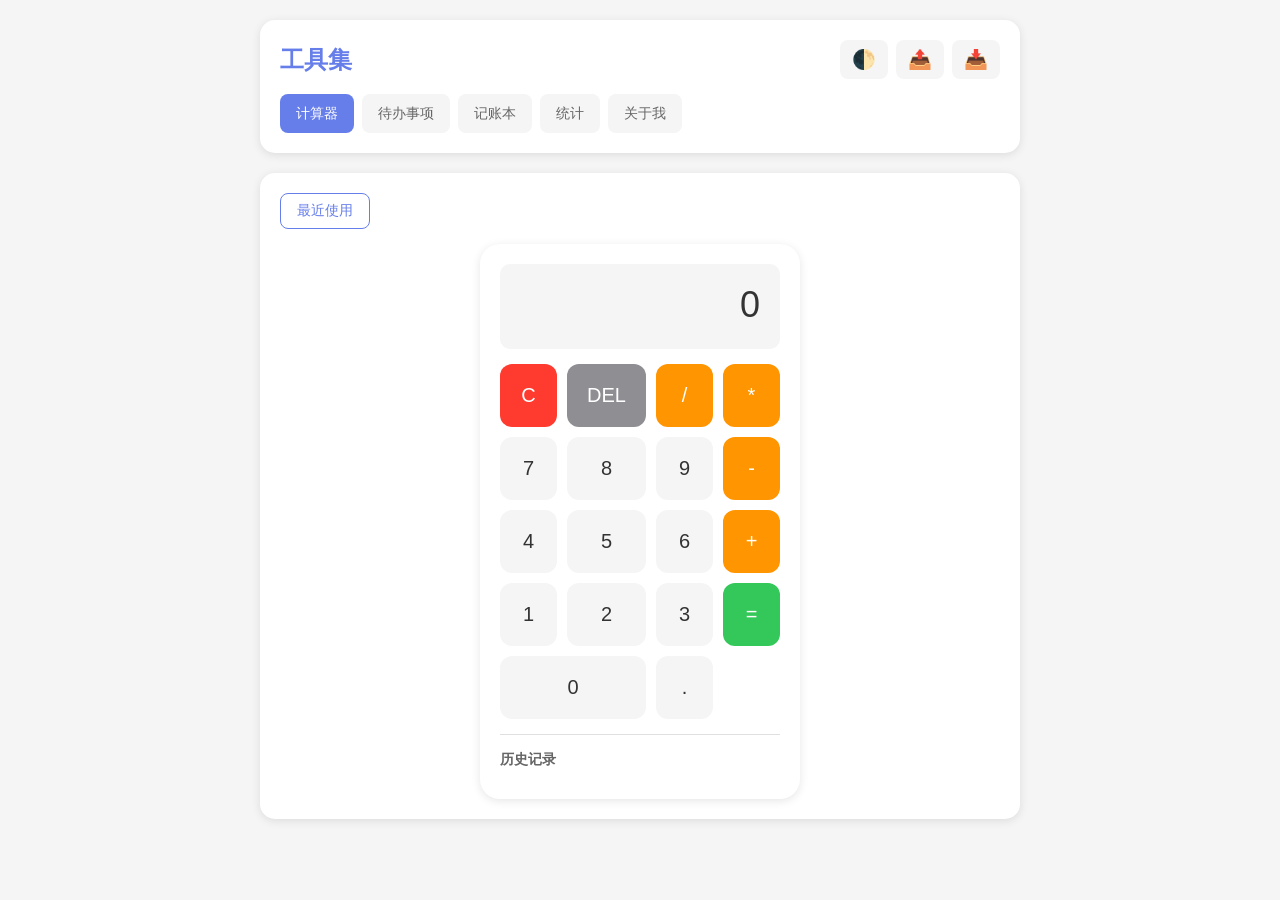
<file: index.html>
<!DOCTYPE html>
<html lang="zh-CN" data-theme="light">
<head>
    <meta charset="UTF-8">
    <meta name="viewport" content="width=device-width, initial-scale=1.0">
    <title>多功能工具集</title>
    <link rel="stylesheet" href="style.css">
</head>
<body>
    <div class="app-container">
        <header class="app-header">
            <h1 class="app-title">工具集</h1>
            <nav class="nav-tabs">
                <button class="nav-tab active" data-tab="calculator">计算器</button>
                <button class="nav-tab" data-tab="todo">待办事项</button>
                <button class="nav-tab" data-tab="accounts">记账本</button>
                <button class="nav-tab" data-tab="stats">统计</button>
                <button class="nav-tab" data-tab="about">关于我</button>
            </nav>
            <div class="header-actions">
                <button class="action-btn" id="themeToggle" title="切换主题">🌓</button>
                <button class="action-btn" id="exportBtn" title="导出数据">📤</button>
                <button class="action-btn" id="importBtn" title="导入数据">📥</button>
                <input type="file" id="importFile" accept=".json" style="display:none">
            </div>
        </header>

        <main class="main-content">
            <section class="tool-section active" id="calculator">
                <div class="quick-actions">
                    <button class="quick-btn" onclick="showRecent('calculator')">最近使用</button>
                </div>
                <div class="calculator">
                    <div class="display">
                        <div id="calc-display">0</div>
                    </div>
                    <div class="buttons">
                        <button class="btn btn-clear" onclick="calcClear()">C</button>
                        <button class="btn btn-delete" onclick="calcDelete()">DEL</button>
                        <button class="btn btn-operator" onclick="calcAppendOp('/')">/</button>
                        <button class="btn btn-operator" onclick="calcAppendOp('*')">*</button>
                        <button class="btn btn-number" onclick="calcAppendNum('7')">7</button>
                        <button class="btn btn-number" onclick="calcAppendNum('8')">8</button>
                        <button class="btn btn-number" onclick="calcAppendNum('9')">9</button>
                        <button class="btn btn-operator" onclick="calcAppendOp('-')">-</button>
                        <button class="btn btn-number" onclick="calcAppendNum('4')">4</button>
                        <button class="btn btn-number" onclick="calcAppendNum('5')">5</button>
                        <button class="btn btn-number" onclick="calcAppendNum('6')">6</button>
                        <button class="btn btn-operator" onclick="calcAppendOp('+')">+</button>
                        <button class="btn btn-number" onclick="calcAppendNum('1')">1</button>
                        <button class="btn btn-number" onclick="calcAppendNum('2')">2</button>
                        <button class="btn btn-number" onclick="calcAppendNum('3')">3</button>
                        <button class="btn btn-equals" onclick="calcEquals()">=</button>
                        <button class="btn btn-number btn-zero" onclick="calcAppendNum('0')">0</button>
                        <button class="btn btn-number" onclick="calcAppendDecimal()">.</button>
                    </div>
                    <div class="calc-history">
                        <h4>历史记录</h4>
                        <ul id="calc-history-list"></ul>
                    </div>
                </div>
            </section>

            <section class="tool-section" id="todo">
                <div class="quick-actions">
                    <button class="quick-btn" onclick="showRecent('todo')">最近使用</button>
                </div>
                <div class="todo-container">
                    <div class="todo-input-area">
                        <input type="text" id="todo-input" placeholder="添加新待办...">
                        <select id="todo-priority">
                            <option value="low">低优先级</option>
                            <option value="medium" selected>中优先级</option>
                            <option value="high">高优先级</option>
                        </select>
                        <button class="add-btn" onclick="addTodo()">添加</button>
                    </div>
                    <div class="todo-filters">
                        <button class="filter-btn active" data-filter="all">全部</button>
                        <button class="filter-btn" data-filter="pending">待完成</button>
                        <button class="filter-btn" data-filter="completed">已完成</button>
                    </div>
                    <ul class="todo-list" id="todo-list"></ul>
                    <div class="todo-stats">
                        <span>总计: <strong id="todo-total">0</strong></span>
                        <span>已完成: <strong id="todo-completed">0</strong></span>
                        <span>完成率: <strong id="todo-rate">0%</strong></span>
                    </div>
                </div>
            </section>

            <section class="tool-section" id="accounts">
                <div class="quick-actions">
                    <button class="quick-btn" onclick="showRecent('accounts')">最近使用</button>
                </div>
                <div class="accounts-container">
                    <div class="accounts-summary">
                        <div class="summary-card income">
                            <h4>收入</h4>
                            <p id="total-income">¥0.00</p>
                        </div>
                        <div class="summary-card expense">
                            <h4>支出</h4>
                            <p id="total-expense">¥0.00</p>
                        </div>
                        <div class="summary-card balance">
                            <h4>余额</h4>
                            <p id="total-balance">¥0.00</p>
                        </div>
                    </div>
                    <div class="accounts-input">
                        <select id="acc-type">
                            <option value="income">收入</option>
                            <option value="expense">支出</option>
                        </select>
                        <input type="number" id="acc-amount" placeholder="金额">
                        <input type="text" id="acc-desc" placeholder="说明">
                        <button class="add-btn" onclick="addAccount()">记录</button>
                    </div>
                    <div class="accounts-list">
                        <h4>记录列表</h4>
                        <ul id="acc-list"></ul>
                    </div>
                </div>
            </section>

            <section class="tool-section" id="stats">
                <div class="stats-container">
                    <h3>使用统计</h3>
                    <div class="stats-grid">
                        <div class="stat-card">
                            <h4>计算器</h4>
                            <p>使用次数: <span id="stat-calc-count">0</span></p>
                        </div>
                        <div class="stat-card">
                            <h4>待办事项</h4>
                            <p>添加次数: <span id="stat-todo-count">0</span></p>
                            <p>完成率: <span id="stat-todo-rate">0%</span></p>
                        </div>
                        <div class="stat-card">
                            <h4>记账本</h4>
                            <p>记录次数: <span id="stat-acc-count">0</span></p>
                            <p>总收入: <span id="stat-acc-income">¥0</span></p>
                            <p>总支出: <span id="stat-acc-expense">¥0</span></p>
                        </div>
                    </div>
                    <div class="recent-records">
                        <h4>最近操作</h4>
                        <ul id="recent-list"></ul>
                    </div>
                </div>
            </section>

            <section class="tool-section" id="about">
                <div class="about-container">
                    <div class="pdf-viewer">
                        <h3>我的简历</h3>
                        <object data="简历.pdf" type="application/pdf" width="100%" height="600px">
                            <div class="pdf-fallback">
                                <p>您的浏览器不支持PDF预览</p>
                                <a href="简历.pdf" download="简历.pdf" class="download-link">点击下载简历</a>
                            </div>
                        </object>
                    </div>
                </div>
            </section>
        </main>

        <div class="modal" id="recentModal">
            <div class="modal-content">
                <span class="modal-close" onclick="closeRecentModal()">&times;</span>
                <h3>最近使用</h3>
                <ul id="recentModalList"></ul>
            </div>
        </div>
    </div>

    <script src="script.js"></script>
</body>
</html>
</file>
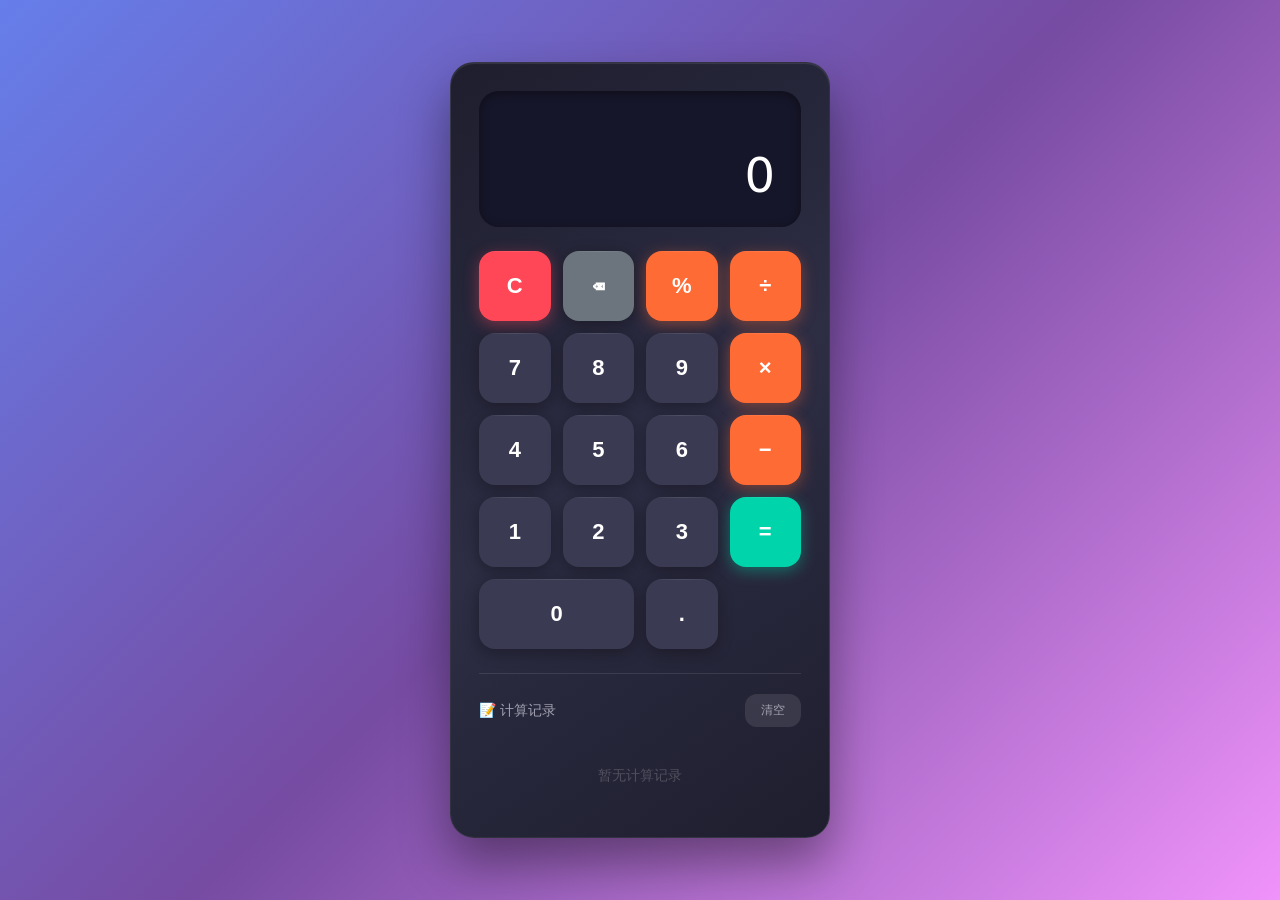
<file: calculator-standalone.html>
<!DOCTYPE html>
<html lang="zh-CN">
<head>
    <meta charset="UTF-8">
    <meta name="viewport" content="width=device-width, initial-scale=1.0">
    <title>计算器</title>
    <style>
:root {
    --primary-bg: linear-gradient(145deg, #1e1e2e 0%, #2d2d44 50%, #1e1e2e 100%);
    --screen-bg: #16162a;
    --number-key: #3a3a52;
    --number-key-hover: #4a4a6a;
    --operator-key: #ff6b35;
    --operator-key-hover: #ff8a5c;
    --equals-key: #00d4aa;
    --equals-key-hover: #00e8bd;
    --clear-key: #ff4757;
    --clear-key-hover: #ff6b7a;
    --delete-key: #6c757d;
    --delete-key-hover: #868e96;
    --text-primary: #ffffff;
    --text-secondary: #a0a0b0;
}

* {
    margin: 0;
    padding: 0;
    box-sizing: border-box;
}

body {
    font-family: 'SF Pro Display', 'Segoe UI', system-ui, sans-serif;
    min-height: 100vh;
    display: flex;
    justify-content: center;
    align-items: center;
    background: linear-gradient(135deg, #667eea 0%, #764ba2 50%, #f093fb 100%);
    padding: 20px;
}

.calculator-wrapper {
    width: 100%;
    max-width: 380px;
}

.calculator {
    background: var(--primary-bg);
    border-radius: 24px;
    padding: 28px;
    box-shadow: 0 25px 50px rgba(0, 0, 0, 0.4), inset 0 1px 1px rgba(255, 255, 255, 0.1);
    backdrop-filter: blur(20px);
    border: 1px solid rgba(255, 255, 255, 0.08);
}

.screen-container {
    background: var(--screen-bg);
    border-radius: 20px;
    padding: 24px;
    margin-bottom: 24px;
    min-height: 120px;
    display: flex;
    flex-direction: column;
    justify-content: flex-end;
    align-items: flex-end;
    box-shadow: inset 0 2px 10px rgba(0, 0, 0, 0.4);
}

.expression {
    font-size: 18px;
    color: var(--text-secondary);
    margin-bottom: 8px;
    min-height: 24px;
}

.result {
    font-size: 48px;
    color: var(--text-primary);
    font-weight: 300;
    letter-spacing: 2px;
}

.keypad {
    display: grid;
    grid-template-columns: repeat(4, 1fr);
    gap: 12px;
}

.key {
    padding: 22px 16px;
    font-size: 22px;
    font-weight: 600;
    border: none;
    border-radius: 16px;
    cursor: pointer;
    transition: all 0.2s cubic-bezier(0.4, 0, 0.2, 1);
    color: var(--text-primary);
    position: relative;
    overflow: hidden;
}

.key::before {
    content: '';
    position: absolute;
    top: 0;
    left: 0;
    right: 0;
    height: 1px;
    background: linear-gradient(90deg, transparent, rgba(255, 255, 255, 0.1), transparent);
}

.key:active {
    transform: scale(0.95);
}

.key-number {
    background: var(--number-key);
    box-shadow: 0 4px 15px rgba(0, 0, 0, 0.3);
}

.key-number:hover {
    background: var(--number-key-hover);
}

.key-operator {
    background: var(--operator-key);
    box-shadow: 0 4px 15px rgba(255, 107, 53, 0.4);
}

.key-operator:hover {
    background: var(--operator-key-hover);
}

.key-equals {
    background: var(--equals-key);
    box-shadow: 0 4px 15px rgba(0, 212, 170, 0.4);
}

.key-equals:hover {
    background: var(--equals-key-hover);
}

.key-clear {
    background: var(--clear-key);
    box-shadow: 0 4px 15px rgba(255, 71, 87, 0.4);
}

.key-clear:hover {
    background: var(--clear-key-hover);
}

.key-delete {
    background: var(--delete-key);
    box-shadow: 0 4px 15px rgba(0, 0, 0, 0.3);
}

.key-delete:hover {
    background: var(--delete-key-hover);
}

.key-zero {
    grid-column: span 2;
}

.history-panel {
    margin-top: 24px;
    padding-top: 20px;
    border-top: 1px solid rgba(255, 255, 255, 0.1);
}

.history-header {
    display: flex;
    justify-content: space-between;
    align-items: center;
    margin-bottom: 16px;
}

.history-title {
    color: var(--text-secondary);
    font-size: 14px;
    font-weight: 500;
}

.btn-clear-history {
    background: rgba(255, 255, 255, 0.1);
    color: var(--text-secondary);
    border: none;
    border-radius: 12px;
    padding: 8px 16px;
    font-size: 12px;
    cursor: pointer;
    transition: all 0.2s ease;
}

.btn-clear-history:hover {
    background: rgba(255, 255, 255, 0.15);
    color: var(--text-primary);
}

.history-list {
    max-height: 180px;
    overflow-y: auto;
}

.history-list::-webkit-scrollbar {
    width: 4px;
}

.history-list::-webkit-scrollbar-track {
    background: rgba(255, 255, 255, 0.05);
    border-radius: 2px;
}

.history-list::-webkit-scrollbar-thumb {
    background: rgba(255, 255, 255, 0.2);
    border-radius: 2px;
}

.history-item {
    background: rgba(255, 255, 255, 0.05);
    border-radius: 12px;
    padding: 14px 16px;
    margin-bottom: 10px;
    cursor: pointer;
    transition: all 0.2s ease;
    border: 1px solid rgba(255, 255, 255, 0.05);
}

.history-item:hover {
    background: rgba(255, 255, 255, 0.08);
}

.history-expression {
    color: var(--text-secondary);
    font-size: 14px;
    margin-bottom: 4px;
}

.history-result {
    color: var(--equals-key);
    font-size: 18px;
    font-weight: 600;
}

.history-empty {
    color: rgba(255, 255, 255, 0.2);
    font-size: 14px;
    text-align: center;
    padding: 24px 0;
}

@media (max-width: 400px) {
    .calculator {
        padding: 20px;
        border-radius: 20px;
    }
    
    .screen-container {
        padding: 20px;
        margin-bottom: 20px;
        min-height: 100px;
    }
    
    .result {
        font-size: 40px;
    }
    
    .keypad {
        gap: 10px;
    }
    
    .key {
        padding: 20px 12px;
        font-size: 20px;
    }
}
    </style>
</head>
<body>
    <div class="calculator-wrapper">
        <div class="calculator">
            <div class="screen-container">
                <div class="expression" id="expression"></div>
                <div class="result" id="result">0</div>
            </div>
            
            <div class="keypad">
                <button class="key key-clear" onclick="clearDisplay()">C</button>
                <button class="key key-delete" onclick="deleteChar()">⌫</button>
                <button class="key key-operator" onclick="appendOperator('%')">%</button>
                <button class="key key-operator" onclick="appendOperator('/')">÷</button>
                
                <button class="key key-number" onclick="appendNumber('7')">7</button>
                <button class="key key-number" onclick="appendNumber('8')">8</button>
                <button class="key key-number" onclick="appendNumber('9')">9</button>
                <button class="key key-operator" onclick="appendOperator('*')">×</button>
                
                <button class="key key-number" onclick="appendNumber('4')">4</button>
                <button class="key key-number" onclick="appendNumber('5')">5</button>
                <button class="key key-number" onclick="appendNumber('6')">6</button>
                <button class="key key-operator" onclick="appendOperator('-')">−</button>
                
                <button class="key key-number" onclick="appendNumber('1')">1</button>
                <button class="key key-number" onclick="appendNumber('2')">2</button>
                <button class="key key-number" onclick="appendNumber('3')">3</button>
                <button class="key key-equals" onclick="calculate()">=</button>
                
                <button class="key key-number key-zero" onclick="appendNumber('0')">0</button>
                <button class="key key-number" onclick="appendDecimal()">.</button>
            </div>
            
            <div class="history-panel">
                <div class="history-header">
                    <span class="history-title">📝 计算记录</span>
                    <button class="btn-clear-history" onclick="clearHistory()">清空</button>
                </div>
                <div class="history-list" id="history-list"></div>
            </div>
        </div>
    </div>
    
    <script>
let resultDisplay = document.getElementById('result');
let expressionDisplay = document.getElementById('expression');
let historyList = document.getElementById('history-list');
let currentInput = '0';
let previousInput = '';
let operator = null;
let history = [];

function updateResult() {
    resultDisplay.textContent = currentInput;
}

function updateExpression() {
    if (previousInput && operator) {
        expressionDisplay.textContent = `${previousInput} ${getDisplayOperator(operator)} ${currentInput}`;
    } else {
        expressionDisplay.textContent = '';
    }
}

function getDisplayOperator(op) {
    const operators = {
        '+': '+',
        '-': '−',
        '*': '×',
        '/': '÷',
        '%': '%'
    };
    return operators[op] || op;
}

function appendNumber(num) {
    if (currentInput === '0') {
        currentInput = num;
    } else {
        currentInput += num;
    }
    updateResult();
    updateExpression();
}

function appendDecimal() {
    if (!currentInput.includes('.')) {
        currentInput += '.';
        updateResult();
        updateExpression();
    }
}

function appendOperator(op) {
    if (operator !== null && previousInput !== '') {
        calculate();
    }
    previousInput = currentInput;
    operator = op;
    currentInput = '0';
    updateExpression();
}

function clearDisplay() {
    currentInput = '0';
    previousInput = '';
    operator = null;
    updateResult();
    updateExpression();
}

function deleteChar() {
    if (currentInput.length > 1) {
        currentInput = currentInput.slice(0, -1);
    } else {
        currentInput = '0';
    }
    updateResult();
    updateExpression();
}

function calculate() {
    if (operator === null || previousInput === '') {
        return;
    }
    
    let result;
    const prev = parseFloat(previousInput);
    const current = parseFloat(currentInput);
    
    if (isNaN(prev) || isNaN(current)) {
        return;
    }
    
    switch (operator) {
        case '+':
            result = prev + current;
            break;
        case '-':
            result = prev - current;
            break;
        case '*':
            result = prev * current;
            break;
        case '/':
            if (current === 0) {
                result = 'Error';
            } else {
                result = prev / current;
            }
            break;
        case '%':
            result = prev * (current / 100);
            break;
        default:
            return;
    }
    
    if (typeof result === 'number') {
        if (!Number.isInteger(result)) {
            result = result.toFixed(10).replace(/\.?0+$/, '');
        }
    }
    
    history.unshift({
        expression: `${previousInput} ${getDisplayOperator(operator)} ${currentInput}`,
        result: result.toString()
    });
    
    if (history.length > 10) {
        history.pop();
    }
    
    renderHistory();
    
    currentInput = result.toString();
    previousInput = '';
    operator = null;
    updateResult();
    updateExpression();
}

function renderHistory() {
    if (history.length === 0) {
        historyList.innerHTML = '<div class="history-empty">暂无计算记录</div>';
        return;
    }
    
    historyList.innerHTML = history.map((item, index) => `
        <div class="history-item" onclick="loadHistory(${index})">
            <div class="history-expression">${item.expression}</div>
            <div class="history-result">= ${item.result}</div>
        </div>
    `).join('');
}

function loadHistory(index) {
    const item = history[index];
    currentInput = item.result;
    previousInput = '';
    operator = null;
    updateResult();
    updateExpression();
}

function clearHistory() {
    history = [];
    renderHistory();
}

renderHistory();
    </script>
</body>
</html>
</file>
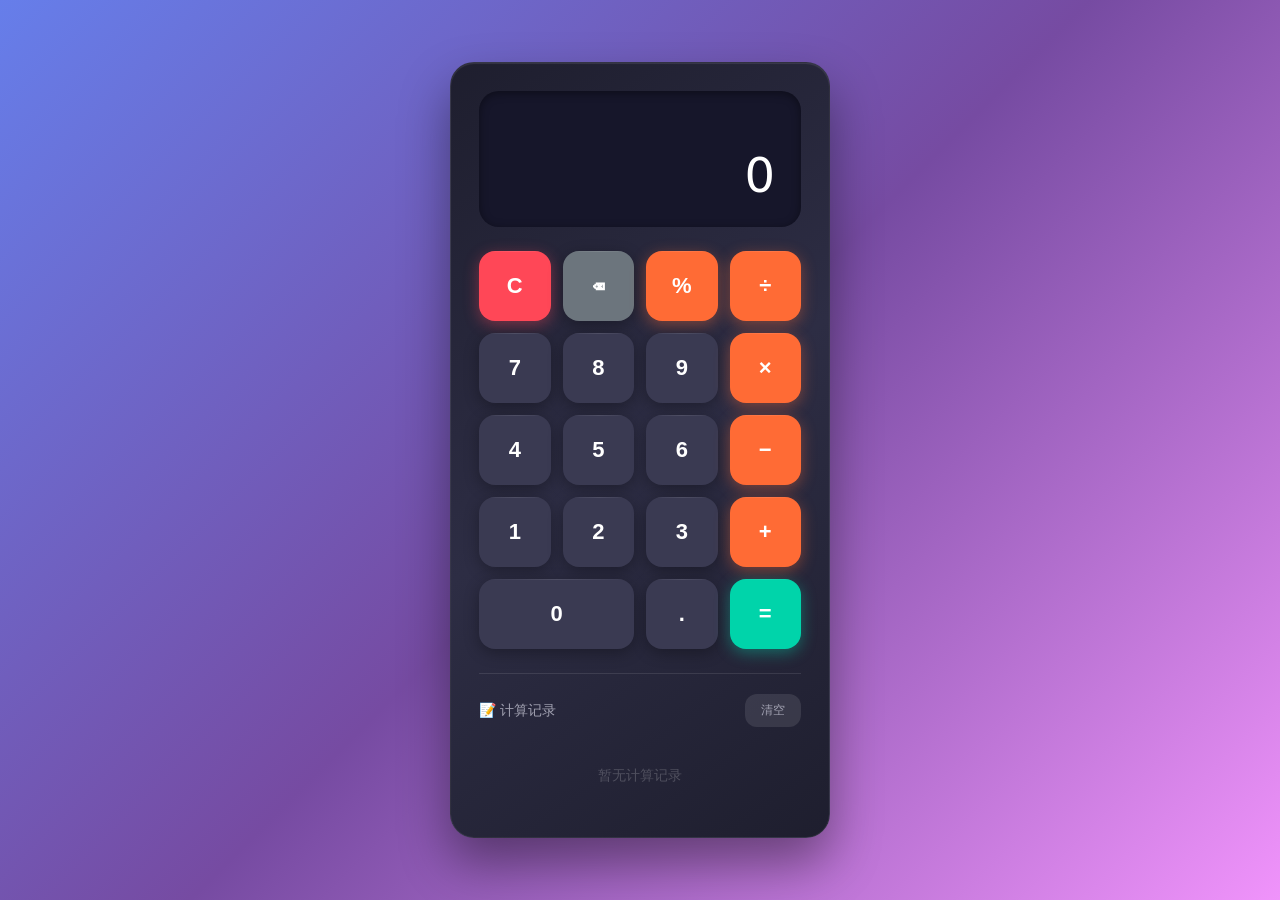
<file: calculator.html>
<!DOCTYPE html>
<html lang="zh-CN">
<head>
    <meta charset="UTF-8">
    <meta name="viewport" content="width=device-width, initial-scale=1.0">
    <title>计算器</title>
    <link rel="stylesheet" href="calculator-style.css">
</head>
<body>
    <div class="calculator-wrapper">
        <div class="calculator">
            <div class="screen-container">
                <div class="expression" id="expression"></div>
                <div class="result" id="result">0</div>
            </div>
            
            <div class="keypad">
                <button class="key key-clear" onclick="clearDisplay()">C</button>
                <button class="key key-delete" onclick="deleteChar()">⌫</button>
                <button class="key key-operator" onclick="appendOperator('%')">%</button>
                <button class="key key-operator" onclick="appendOperator('/')">÷</button>
                
                <button class="key key-number" onclick="appendNumber('7')">7</button>
                <button class="key key-number" onclick="appendNumber('8')">8</button>
                <button class="key key-number" onclick="appendNumber('9')">9</button>
                <button class="key key-operator" onclick="appendOperator('*')">×</button>
                
                <button class="key key-number" onclick="appendNumber('4')">4</button>
                <button class="key key-number" onclick="appendNumber('5')">5</button>
                <button class="key key-number" onclick="appendNumber('6')">6</button>
                <button class="key key-operator" onclick="appendOperator('-')">−</button>
                
                <button class="key key-number" onclick="appendNumber('1')">1</button>
                <button class="key key-number" onclick="appendNumber('2')">2</button>
                <button class="key key-number" onclick="appendNumber('3')">3</button>
                <button class="key key-operator" onclick="appendOperator('+')">+</button>
                
                <button class="key key-number key-zero" onclick="appendNumber('0')">0</button>
                <button class="key key-number" onclick="appendDecimal()">.</button>
                <button class="key key-equals" onclick="calculate()">=</button>
            </div>
            
            <div class="history-panel">
                <div class="history-header">
                    <span class="history-title">📝 计算记录</span>
                    <button class="btn-clear-history" onclick="clearHistory()">清空</button>
                </div>
                <div class="history-list" id="history-list"></div>
            </div>
        </div>
    </div>
    <script src="calculator-script.js"></script>
</body>
</html>
</file>
<file: style.css>
:root {
    --bg-primary: #ffffff;
    --bg-secondary: #f5f5f5;
    --bg-card: #ffffff;
    --text-primary: #333333;
    --text-secondary: #666666;
    --border-color: #e0e0e0;
    --primary-color: #667eea;
    --primary-hover: #5a6fd6;
    --success-color: #34c759;
    --danger-color: #ff3b30;
    --warning-color: #ff9500;
    --shadow: 0 2px 10px rgba(0, 0, 0, 0.1);
}

[data-theme="dark"] {
    --bg-primary: #1a1a2e;
    --bg-secondary: #16213e;
    --bg-card: #1f2937;
    --text-primary: #f0f0f0;
    --text-secondary: #a0a0a0;
    --border-color: #374151;
    --primary-color: #818cf8;
    --primary-hover: #6366f1;
    --shadow: 0 2px 10px rgba(0, 0, 0, 0.3);
}

* {
    margin: 0;
    padding: 0;
    box-sizing: border-box;
}

body {
    font-family: 'Segoe UI', Tahoma, Geneva, Verdana, sans-serif;
    background: var(--bg-secondary);
    color: var(--text-primary);
    min-height: 100vh;
    transition: background 0.3s, color 0.3s;
}

.app-container {
    max-width: 800px;
    margin: 0 auto;
    padding: 20px;
}

.app-header {
    background: var(--bg-card);
    border-radius: 15px;
    padding: 20px;
    margin-bottom: 20px;
    box-shadow: var(--shadow);
    display: flex;
    flex-wrap: wrap;
    align-items: center;
    gap: 15px;
}

.app-title {
    font-size: 1.5rem;
    color: var(--primary-color);
    margin-right: auto;
}

.nav-tabs {
    display: flex;
    flex-wrap: wrap;
    gap: 8px;
    width: 100%;
    order: 3;
}

.nav-tab {
    padding: 10px 16px;
    border: none;
    background: var(--bg-secondary);
    color: var(--text-secondary);
    border-radius: 8px;
    cursor: pointer;
    font-size: 0.9rem;
    transition: all 0.2s;
}

.nav-tab:hover {
    background: var(--primary-color);
    color: white;
}

.nav-tab.active {
    background: var(--primary-color);
    color: white;
}

.header-actions {
    display: flex;
    gap: 8px;
    margin-left: auto;
}

.action-btn {
    padding: 8px 12px;
    border: none;
    background: var(--bg-secondary);
    border-radius: 8px;
    cursor: pointer;
    font-size: 1.2rem;
    transition: transform 0.2s;
}

.action-btn:hover {
    transform: scale(1.1);
}

.main-content {
    background: var(--bg-card);
    border-radius: 15px;
    padding: 20px;
    box-shadow: var(--shadow);
    min-height: 500px;
}

.tool-section {
    display: none;
}

.tool-section.active {
    display: block;
}

.quick-actions {
    margin-bottom: 15px;
}

.quick-btn {
    padding: 8px 16px;
    border: 1px solid var(--primary-color);
    background: transparent;
    color: var(--primary-color);
    border-radius: 8px;
    cursor: pointer;
    font-size: 0.85rem;
    transition: all 0.2s;
}

.quick-btn:hover {
    background: var(--primary-color);
    color: white;
}

.calculator {
    max-width: 320px;
    margin: 0 auto;
    background: var(--bg-primary);
    border-radius: 20px;
    padding: 20px;
    box-shadow: var(--shadow);
}

.display {
    background: var(--bg-secondary);
    border-radius: 10px;
    padding: 20px;
    margin-bottom: 15px;
    text-align: right;
}

#calc-display {
    font-size: 36px;
    color: var(--text-primary);
    min-height: 45px;
    overflow: hidden;
    text-overflow: ellipsis;
}

.buttons {
    display: grid;
    grid-template-columns: repeat(4, 1fr);
    gap: 10px;
}

.btn {
    padding: 20px;
    font-size: 20px;
    border: none;
    border-radius: 12px;
    cursor: pointer;
    transition: all 0.2s ease;
}

.btn-number {
    background: var(--bg-secondary);
    color: var(--text-primary);
}

.btn-number:hover {
    background: var(--border-color);
}

.btn-operator {
    background: var(--warning-color);
    color: white;
}

.btn-operator:hover {
    background: #e6860a;
}

.btn-clear {
    background: var(--danger-color);
    color: white;
}

.btn-clear:hover {
    background: #e63329;
}

.btn-delete {
    background: #8e8e93;
    color: white;
}

.btn-delete:hover {
    background: #7a7a80;
}

.btn-equals {
    background: var(--success-color);
    color: white;
}

.btn-equals:hover {
    background: #2db84d;
}

.btn-zero {
    grid-column: span 2;
}

.btn:active {
    transform: scale(0.95);
}

.calc-history {
    margin-top: 15px;
    padding-top: 15px;
    border-top: 1px solid var(--border-color);
}

.calc-history h4 {
    font-size: 0.9rem;
    color: var(--text-secondary);
    margin-bottom: 10px;
}

.calc-history ul {
    list-style: none;
    max-height: 100px;
    overflow-y: auto;
}

.calc-history li {
    padding: 5px 0;
    font-size: 0.85rem;
    color: var(--text-secondary);
    border-bottom: 1px solid var(--border-color);
}

.todo-container {
    max-width: 500px;
    margin: 0 auto;
}

.todo-input-area {
    display: flex;
    gap: 10px;
    margin-bottom: 15px;
    flex-wrap: wrap;
}

.todo-input-area input[type="text"] {
    flex: 1;
    min-width: 200px;
    padding: 12px;
    border: 1px solid var(--border-color);
    border-radius: 8px;
    font-size: 1rem;
    background: var(--bg-primary);
    color: var(--text-primary);
}

.todo-input-area select {
    padding: 12px;
    border: 1px solid var(--border-color);
    border-radius: 8px;
    font-size: 1rem;
    background: var(--bg-primary);
    color: var(--text-primary);
}

.add-btn {
    padding: 12px 24px;
    background: var(--primary-color);
    color: white;
    border: none;
    border-radius: 8px;
    cursor: pointer;
    font-size: 1rem;
    transition: background 0.2s;
}

.add-btn:hover {
    background: var(--primary-hover);
}

.todo-filters {
    display: flex;
    gap: 10px;
    margin-bottom: 15px;
}

.filter-btn {
    padding: 8px 16px;
    border: 1px solid var(--border-color);
    background: transparent;
    color: var(--text-secondary);
    border-radius: 8px;
    cursor: pointer;
    transition: all 0.2s;
}

.filter-btn.active,
.filter-btn:hover {
    background: var(--primary-color);
    color: white;
    border-color: var(--primary-color);
}

.todo-list {
    list-style: none;
    margin-bottom: 15px;
}

.todo-item {
    display: flex;
    align-items: center;
    gap: 10px;
    padding: 12px;
    background: var(--bg-secondary);
    border-radius: 8px;
    margin-bottom: 8px;
}

.todo-item.completed {
    opacity: 0.6;
}

.todo-item.completed .todo-text {
    text-decoration: line-through;
}

.todo-checkbox {
    width: 20px;
    height: 20px;
    cursor: pointer;
}

.todo-text {
    flex: 1;
    font-size: 1rem;
}

.todo-priority {
    font-size: 0.75rem;
    padding: 2px 8px;
    border-radius: 4px;
    background: var(--border-color);
    color: var(--text-secondary);
}

.todo-priority.high {
    background: var(--danger-color);
    color: white;
}

.todo-priority.medium {
    background: var(--warning-color);
    color: white;
}

.todo-priority.low {
    background: var(--success-color);
    color: white;
}

.todo-delete {
    padding: 5px 10px;
    background: var(--danger-color);
    color: white;
    border: none;
    border-radius: 4px;
    cursor: pointer;
    font-size: 0.8rem;
}

.todo-stats {
    display: flex;
    gap: 20px;
    padding: 15px;
    background: var(--bg-secondary);
    border-radius: 8px;
    font-size: 0.9rem;
    color: var(--text-secondary);
}

.accounts-container {
    max-width: 500px;
    margin: 0 auto;
}

.accounts-summary {
    display: grid;
    grid-template-columns: repeat(3, 1fr);
    gap: 15px;
    margin-bottom: 20px;
}

.summary-card {
    padding: 15px;
    border-radius: 12px;
    text-align: center;
}

.summary-card.income {
    background: linear-gradient(135deg, #34c759, #2db84d);
    color: white;
}

.summary-card.expense {
    background: linear-gradient(135deg, #ff3b30, #e63329);
    color: white;
}

.summary-card.balance {
    background: linear-gradient(135deg, var(--primary-color), var(--primary-hover));
    color: white;
}

.summary-card h4 {
    font-size: 0.85rem;
    margin-bottom: 8px;
    opacity: 0.9;
}

.summary-card p {
    font-size: 1.3rem;
    font-weight: bold;
}

.accounts-input {
    display: flex;
    gap: 10px;
    margin-bottom: 20px;
    flex-wrap: wrap;
}

.accounts-input select,
.accounts-input input {
    padding: 12px;
    border: 1px solid var(--border-color);
    border-radius: 8px;
    font-size: 1rem;
    background: var(--bg-primary);
    color: var(--text-primary);
}

.accounts-input input[type="number"] {
    width: 120px;
}

.accounts-input input[type="text"] {
    flex: 1;
    min-width: 100px;
}

.accounts-list h4 {
    font-size: 1rem;
    color: var(--text-secondary);
    margin-bottom: 10px;
}

.accounts-list ul {
    list-style: none;
}

.acc-item {
    display: flex;
    align-items: center;
    gap: 10px;
    padding: 12px;
    background: var(--bg-secondary);
    border-radius: 8px;
    margin-bottom: 8px;
}

.acc-item.income {
    border-left: 4px solid var(--success-color);
}

.acc-item.expense {
    border-left: 4px solid var(--danger-color);
}

.acc-type {
    font-size: 0.85rem;
    padding: 4px 10px;
    border-radius: 4px;
    background: var(--border-color);
    color: var(--text-secondary);
}

.acc-item.income .acc-type {
    background: var(--success-color);
    color: white;
}

.acc-item.expense .acc-type {
    background: var(--danger-color);
    color: white;
}

.acc-amount {
    font-weight: bold;
    font-size: 1.1rem;
}

.acc-desc {
    flex: 1;
    color: var(--text-secondary);
    font-size: 0.9rem;
}

.acc-date {
    font-size: 0.8rem;
    color: var(--text-secondary);
}

.acc-delete {
    padding: 5px 10px;
    background: var(--danger-color);
    color: white;
    border: none;
    border-radius: 4px;
    cursor: pointer;
    font-size: 0.8rem;
}

.stats-container {
    max-width: 600px;
    margin: 0 auto;
}

.stats-container h3 {
    text-align: center;
    margin-bottom: 20px;
    color: var(--primary-color);
}

.stats-grid {
    display: grid;
    grid-template-columns: repeat(auto-fit, minmax(150px, 1fr));
    gap: 15px;
    margin-bottom: 30px;
}

.stat-card {
    background: var(--bg-secondary);
    padding: 20px;
    border-radius: 12px;
    text-align: center;
}

.stat-card h4 {
    color: var(--primary-color);
    margin-bottom: 10px;
    font-size: 1rem;
}

.stat-card p {
    margin: 8px 0;
    font-size: 0.9rem;
    color: var(--text-secondary);
}

.stat-card span {
    color: var(--text-primary);
    font-weight: bold;
}

.recent-records h4 {
    font-size: 1rem;
    color: var(--text-secondary);
    margin-bottom: 10px;
}

.recent-records ul {
    list-style: none;
}

.recent-records li {
    padding: 10px;
    background: var(--bg-secondary);
    border-radius: 8px;
    margin-bottom: 8px;
    font-size: 0.9rem;
    display: flex;
    justify-content: space-between;
    align-items: center;
}

.recent-time {
    font-size: 0.8rem;
    color: var(--text-secondary);
}

.about-container {
    max-width: 800px;
    margin: 0 auto;
}

.pdf-viewer {
    width: 100%;
}

.pdf-viewer h3 {
    text-align: center;
    color: var(--primary-color);
    margin-bottom: 20px;
    font-size: 1.3rem;
}

.pdf-viewer object {
    border-radius: 12px;
    box-shadow: var(--shadow);
    border: 1px solid var(--border-color);
    background: white;
}

.pdf-fallback {
    text-align: center;
    padding: 60px 20px;
    background: var(--bg-secondary);
    border-radius: 12px;
    border: 1px solid var(--border-color);
}

.pdf-fallback p {
    color: var(--text-secondary);
    margin-bottom: 20px;
}

.download-link {
    display: inline-block;
    padding: 12px 24px;
    background: var(--primary-color);
    color: white;
    text-decoration: none;
    border-radius: 8px;
    transition: background 0.2s;
}

.download-link:hover {
    background: var(--primary-hover);
}

.modal {
    display: none;
    position: fixed;
    top: 0;
    left: 0;
    width: 100%;
    height: 100%;
    background: rgba(0, 0, 0, 0.5);
    z-index: 1000;
    justify-content: center;
    align-items: center;
}

.modal.show {
    display: flex;
}

.modal-content {
    background: var(--bg-card);
    padding: 25px;
    border-radius: 15px;
    max-width: 400px;
    width: 90%;
    position: relative;
}

.modal-close {
    position: absolute;
    top: 10px;
    right: 15px;
    font-size: 1.5rem;
    cursor: pointer;
    color: var(--text-secondary);
}

.modal-content h3 {
    color: var(--primary-color);
    margin-bottom: 15px;
}

.modal-content ul {
    list-style: none;
}

.modal-content li {
    padding: 10px;
    background: var(--bg-secondary);
    border-radius: 8px;
    margin-bottom: 8px;
    font-size: 0.9rem;
}

@media (max-width: 600px) {
    .app-header {
        flex-direction: column;
        align-items: flex-start;
    }

    .header-actions {
        margin-left: 0;
        width: 100%;
        justify-content: flex-end;
    }

    .nav-tabs {
        width: 100%;
        overflow-x: auto;
        flex-wrap: nowrap;
        padding-bottom: 5px;
    }

    .nav-tab {
        white-space: nowrap;
        padding: 8px 12px;
        font-size: 0.85rem;
    }

    .accounts-summary {
        grid-template-columns: 1fr;
    }

    .calculator {
        width: 100%;
        max-width: 100%;
    }

    .btn {
        padding: 15px;
        font-size: 18px;
    }

    .todo-stats {
        flex-direction: column;
        gap: 10px;
    }

    .pdf-viewer object {
        height: 400px;
        width: 100%;
    }
}
</file>
<file: calculator-style.css>
:root {
    --primary-bg: linear-gradient(145deg, #1e1e2e 0%, #2d2d44 50%, #1e1e2e 100%);
    --secondary-bg: #2a2a3e;
    --screen-bg: #16162a;
    --number-key: #3a3a52;
    --number-key-hover: #4a4a6a;
    --operator-key: #ff6b35;
    --operator-key-hover: #ff8a5c;
    --equals-key: #00d4aa;
    --equals-key-hover: #00e8bd;
    --clear-key: #ff4757;
    --clear-key-hover: #ff6b7a;
    --delete-key: #6c757d;
    --delete-key-hover: #868e96;
    --text-primary: #ffffff;
    --text-secondary: #a0a0b0;
    --border-radius: 24px;
    --key-radius: 16px;
    --shadow: 0 25px 50px rgba(0, 0, 0, 0.4), inset 0 1px 1px rgba(255, 255, 255, 0.1);
    --key-shadow: 0 4px 15px rgba(0, 0, 0, 0.3);
}

* {
    margin: 0;
    padding: 0;
    box-sizing: border-box;
}

body {
    font-family: 'SF Pro Display', 'Segoe UI', system-ui, -apple-system, sans-serif;
    min-height: 100vh;
    display: flex;
    justify-content: center;
    align-items: center;
    background: linear-gradient(135deg, #667eea 0%, #764ba2 50%, #f093fb 100%);
    padding: 20px;
    overflow-x: hidden;
}

.calculator-wrapper {
    width: 100%;
    max-width: 380px;
}

.calculator {
    background: var(--primary-bg);
    border-radius: var(--border-radius);
    padding: 28px;
    box-shadow: var(--shadow);
    backdrop-filter: blur(20px);
    border: 1px solid rgba(255, 255, 255, 0.08);
}

.screen-container {
    background: var(--screen-bg);
    border-radius: 20px;
    padding: 24px;
    margin-bottom: 24px;
    min-height: 120px;
    display: flex;
    flex-direction: column;
    justify-content: flex-end;
    align-items: flex-end;
    box-shadow: inset 0 2px 10px rgba(0, 0, 0, 0.4);
}

.expression {
    font-size: 18px;
    color: var(--text-secondary);
    margin-bottom: 8px;
    min-height: 24px;
    font-weight: 400;
    letter-spacing: 1px;
}

.result {
    font-size: 48px;
    color: var(--text-primary);
    font-weight: 300;
    letter-spacing: 2px;
    min-height: 56px;
    display: flex;
    align-items: center;
    justify-content: flex-end;
}

.keypad {
    display: grid;
    grid-template-columns: repeat(4, 1fr);
    gap: 12px;
}

.key {
    padding: 22px 16px;
    font-size: 22px;
    font-weight: 600;
    border: none;
    border-radius: var(--key-radius);
    cursor: pointer;
    transition: all 0.2s cubic-bezier(0.4, 0, 0.2, 1);
    color: var(--text-primary);
    position: relative;
    overflow: hidden;
}

.key::before {
    content: '';
    position: absolute;
    top: 0;
    left: 0;
    right: 0;
    height: 1px;
    background: linear-gradient(90deg, transparent, rgba(255, 255, 255, 0.1), transparent);
}

.key:active {
    transform: scale(0.95);
}

.key-number {
    background: var(--number-key);
    box-shadow: var(--key-shadow);
}

.key-number:hover {
    background: var(--number-key-hover);
}

.key-operator {
    background: var(--operator-key);
    box-shadow: 0 4px 15px rgba(255, 107, 53, 0.4);
}

.key-operator:hover {
    background: var(--operator-key-hover);
}

.key-equals {
    background: var(--equals-key);
    box-shadow: 0 4px 15px rgba(0, 212, 170, 0.4);
    grid-column: span 1;
}

.key-equals:hover {
    background: var(--equals-key-hover);
}

.key-clear {
    background: var(--clear-key);
    box-shadow: 0 4px 15px rgba(255, 71, 87, 0.4);
}

.key-clear:hover {
    background: var(--clear-key-hover);
}

.key-delete {
    background: var(--delete-key);
    box-shadow: var(--key-shadow);
}

.key-delete:hover {
    background: var(--delete-key-hover);
}

.key-zero {
    grid-column: span 2;
}

.history-panel {
    margin-top: 24px;
    padding-top: 20px;
    border-top: 1px solid rgba(255, 255, 255, 0.1);
}

.history-header {
    display: flex;
    justify-content: space-between;
    align-items: center;
    margin-bottom: 16px;
}

.history-title {
    color: var(--text-secondary);
    font-size: 14px;
    font-weight: 500;
}

.btn-clear-history {
    background: rgba(255, 255, 255, 0.1);
    color: var(--text-secondary);
    border: none;
    border-radius: 12px;
    padding: 8px 16px;
    font-size: 12px;
    cursor: pointer;
    transition: all 0.2s ease;
}

.btn-clear-history:hover {
    background: rgba(255, 255, 255, 0.15);
    color: var(--text-primary);
}

.history-list {
    max-height: 180px;
    overflow-y: auto;
}

.history-list::-webkit-scrollbar {
    width: 4px;
}

.history-list::-webkit-scrollbar-track {
    background: rgba(255, 255, 255, 0.05);
    border-radius: 2px;
}

.history-list::-webkit-scrollbar-thumb {
    background: rgba(255, 255, 255, 0.2);
    border-radius: 2px;
}

.history-item {
    background: rgba(255, 255, 255, 0.05);
    border-radius: 12px;
    padding: 14px 16px;
    margin-bottom: 10px;
    cursor: pointer;
    transition: all 0.2s ease;
    border: 1px solid rgba(255, 255, 255, 0.05);
}

.history-item:hover {
    background: rgba(255, 255, 255, 0.08);
    border-color: rgba(255, 255, 255, 0.1);
}

.history-expression {
    color: var(--text-secondary);
    font-size: 14px;
    margin-bottom: 4px;
    font-weight: 400;
}

.history-result {
    color: var(--equals-key);
    font-size: 18px;
    font-weight: 600;
}

.history-empty {
    color: rgba(255, 255, 255, 0.2);
    font-size: 14px;
    text-align: center;
    padding: 24px 0;
}

@media (max-width: 400px) {
    .calculator {
        padding: 20px;
        border-radius: 20px;
    }
    
    .screen-container {
        padding: 20px;
        margin-bottom: 20px;
        min-height: 100px;
    }
    
    .expression {
        font-size: 16px;
    }
    
    .result {
        font-size: 40px;
    }
    
    .keypad {
        gap: 10px;
    }
    
    .key {
        padding: 20px 12px;
        font-size: 20px;
    }
    
    .history-panel {
        margin-top: 20px;
        padding-top: 16px;
    }
    
    .history-list {
        max-height: 150px;
    }
}

@keyframes pulse {
    0%, 100% {
        opacity: 1;
    }
    50% {
        opacity: 0.8;
    }
}

.key:active {
    animation: pulse 0.2s ease;
}
</file>
